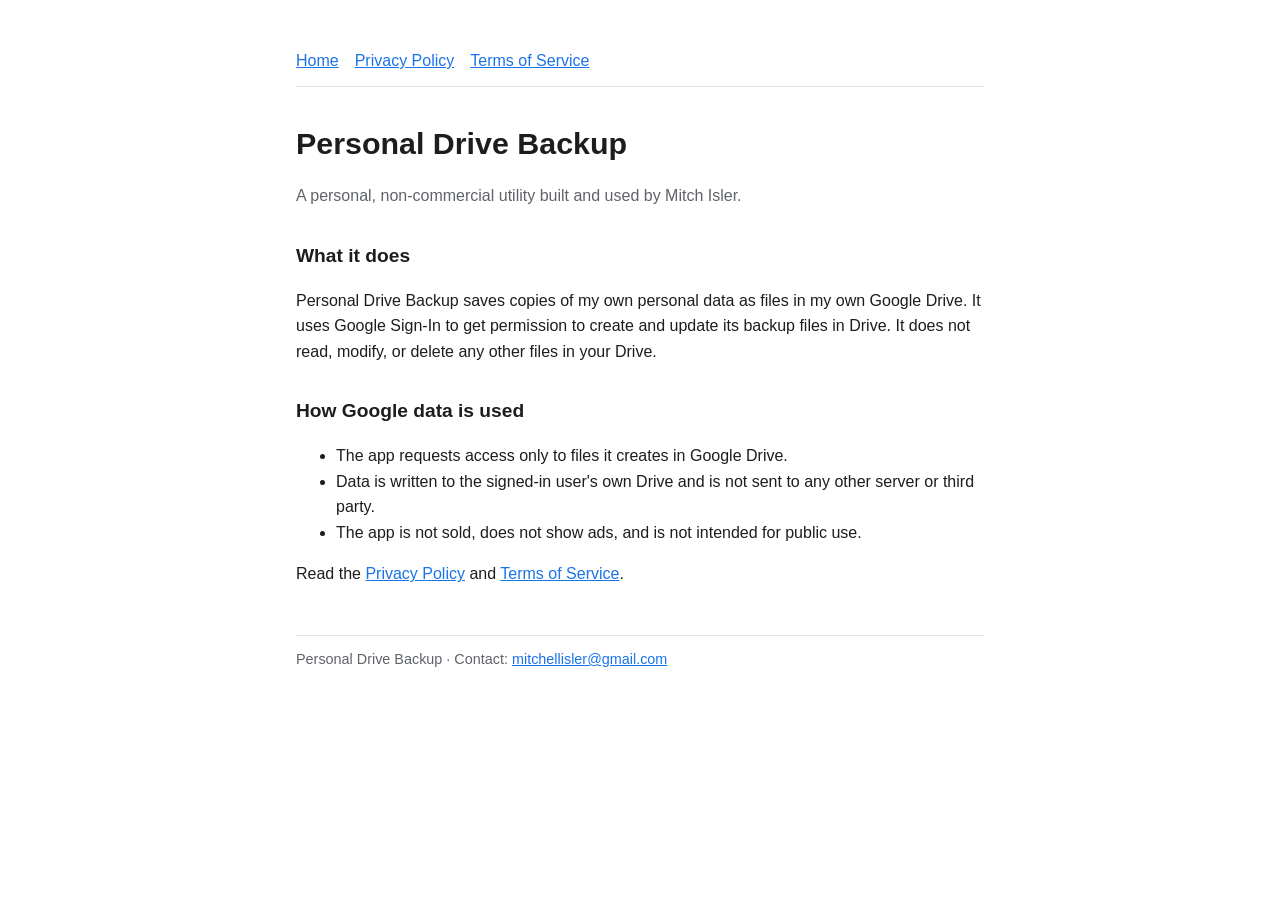
<file: index.html>
<!doctype html>
<html lang="en">
<head>
<meta charset="utf-8">
<meta name="viewport" content="width=device-width, initial-scale=1">
<title>Personal Drive Backup</title>
<link rel="stylesheet" href="/style.css">
</head>
<body>
<main>
<header><nav><a href="/">Home</a><a href="/privacy.html">Privacy Policy</a><a href="/terms.html">Terms of Service</a></nav></header>
<h1>Personal Drive Backup</h1>
<p class="muted">A personal, non-commercial utility built and used by Mitch Isler.</p>

<h2>What it does</h2>
<p>Personal Drive Backup saves copies of my own personal data as files in my own Google Drive. It uses Google Sign-In to get permission to create and update its backup files in Drive. It does not read, modify, or delete any other files in your Drive.</p>

<h2>How Google data is used</h2>
<ul>
<li>The app requests access only to files it creates in Google Drive.</li>
<li>Data is written to the signed-in user's own Drive and is not sent to any other server or third party.</li>
<li>The app is not sold, does not show ads, and is not intended for public use.</li>
</ul>

<p>Read the <a href="/privacy.html">Privacy Policy</a> and <a href="/terms.html">Terms of Service</a>.</p>
<footer>Personal Drive Backup &middot; Contact: <a href="mailto:mitchellisler@gmail.com">mitchellisler@gmail.com</a></footer>
</main>
</body>
</html>
</file>
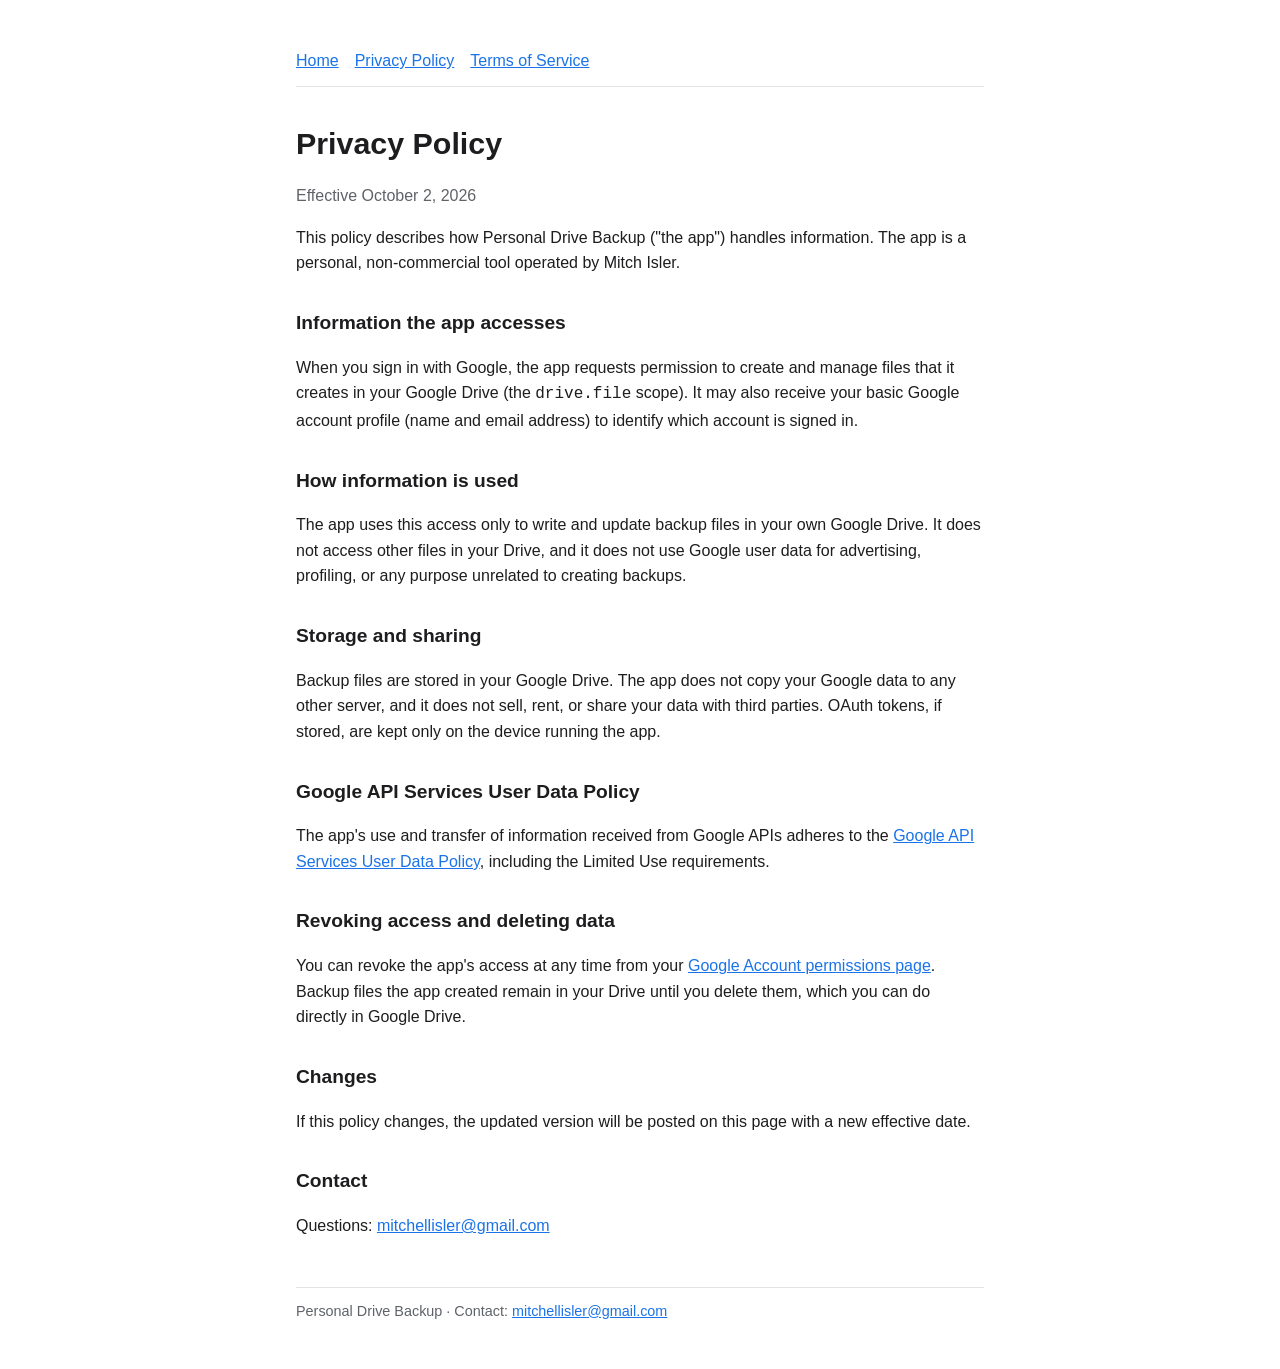
<file: privacy.html>
<!doctype html>
<html lang="en">
<head>
<meta charset="utf-8">
<meta name="viewport" content="width=device-width, initial-scale=1">
<title>Privacy Policy – Personal Drive Backup</title>
<link rel="stylesheet" href="/style.css">
</head>
<body>
<main>
<header><nav><a href="/">Home</a><a href="/privacy.html">Privacy Policy</a><a href="/terms.html">Terms of Service</a></nav></header>
<h1>Privacy Policy</h1>
<p class="muted">Effective October 2, 2026</p>

<p>This policy describes how Personal Drive Backup ("the app") handles information. The app is a personal, non-commercial tool operated by Mitch Isler.</p>

<h2>Information the app accesses</h2>
<p>When you sign in with Google, the app requests permission to create and manage files that it creates in your Google Drive (the <code>drive.file</code> scope). It may also receive your basic Google account profile (name and email address) to identify which account is signed in.</p>

<h2>How information is used</h2>
<p>The app uses this access only to write and update backup files in your own Google Drive. It does not access other files in your Drive, and it does not use Google user data for advertising, profiling, or any purpose unrelated to creating backups.</p>

<h2>Storage and sharing</h2>
<p>Backup files are stored in your Google Drive. The app does not copy your Google data to any other server, and it does not sell, rent, or share your data with third parties. OAuth tokens, if stored, are kept only on the device running the app.</p>

<h2>Google API Services User Data Policy</h2>
<p>The app's use and transfer of information received from Google APIs adheres to the <a href="https://developers.google.com/terms/api-services-user-data-policy">Google API Services User Data Policy</a>, including the Limited Use requirements.</p>

<h2>Revoking access and deleting data</h2>
<p>You can revoke the app's access at any time from your <a href="https://myaccount.google.com/permissions">Google Account permissions page</a>. Backup files the app created remain in your Drive until you delete them, which you can do directly in Google Drive.</p>

<h2>Changes</h2>
<p>If this policy changes, the updated version will be posted on this page with a new effective date.</p>

<h2>Contact</h2>
<p>Questions: <a href="mailto:mitchellisler@gmail.com">mitchellisler@gmail.com</a></p>
<footer>Personal Drive Backup &middot; Contact: <a href="mailto:mitchellisler@gmail.com">mitchellisler@gmail.com</a></footer>
</main>
</body>
</html>
</file>
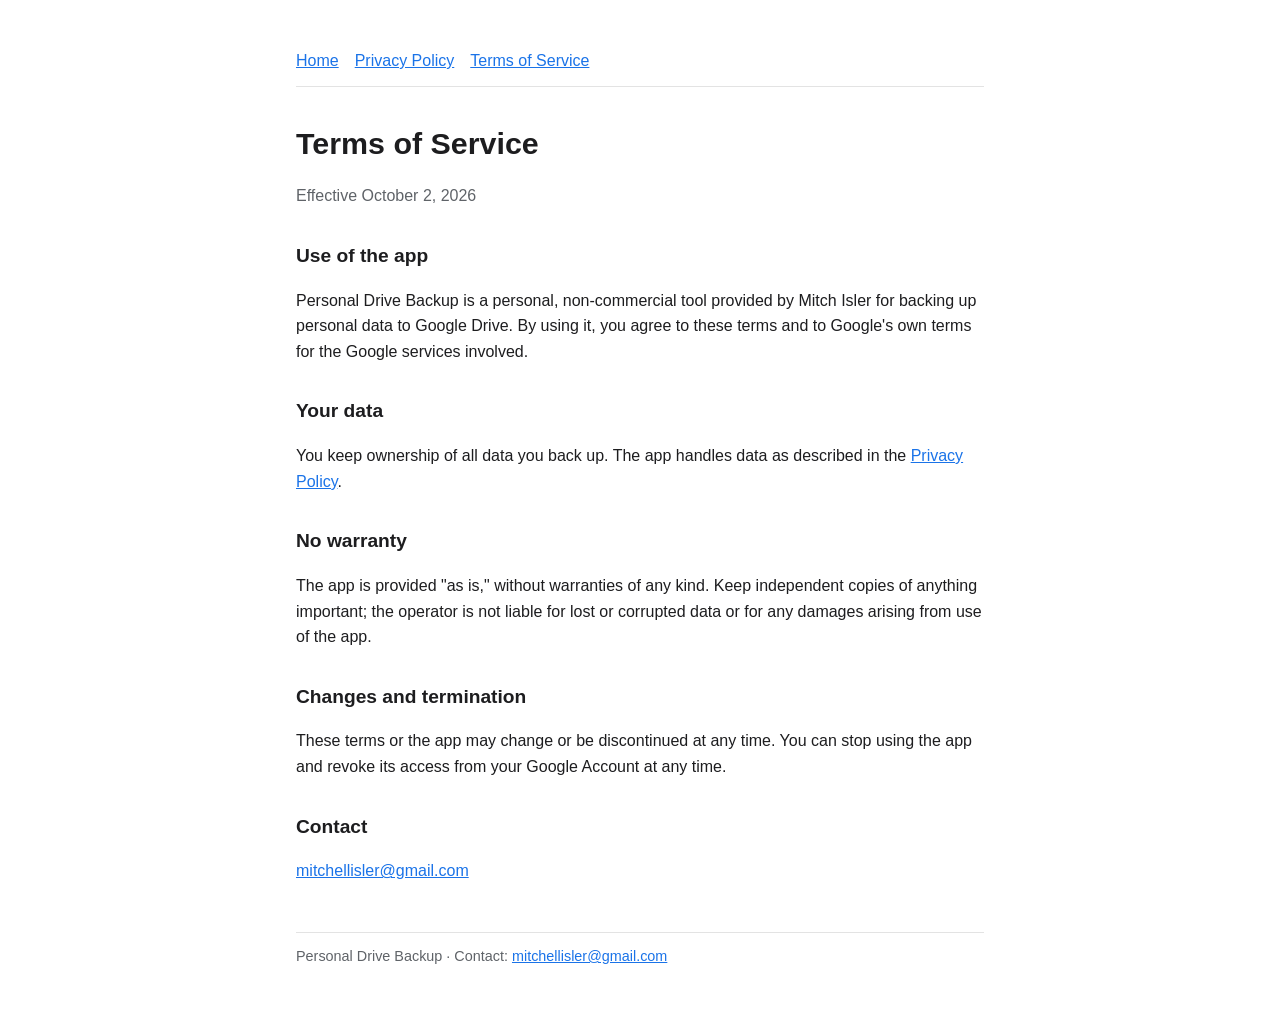
<file: terms.html>
<!doctype html>
<html lang="en">
<head>
<meta charset="utf-8">
<meta name="viewport" content="width=device-width, initial-scale=1">
<title>Terms of Service – Personal Drive Backup</title>
<link rel="stylesheet" href="/style.css">
</head>
<body>
<main>
<header><nav><a href="/">Home</a><a href="/privacy.html">Privacy Policy</a><a href="/terms.html">Terms of Service</a></nav></header>
<h1>Terms of Service</h1>
<p class="muted">Effective October 2, 2026</p>

<h2>Use of the app</h2>
<p>Personal Drive Backup is a personal, non-commercial tool provided by Mitch Isler for backing up personal data to Google Drive. By using it, you agree to these terms and to Google's own terms for the Google services involved.</p>

<h2>Your data</h2>
<p>You keep ownership of all data you back up. The app handles data as described in the <a href="/privacy.html">Privacy Policy</a>.</p>

<h2>No warranty</h2>
<p>The app is provided "as is," without warranties of any kind. Keep independent copies of anything important; the operator is not liable for lost or corrupted data or for any damages arising from use of the app.</p>

<h2>Changes and termination</h2>
<p>These terms or the app may change or be discontinued at any time. You can stop using the app and revoke its access from your Google Account at any time.</p>

<h2>Contact</h2>
<p><a href="mailto:mitchellisler@gmail.com">mitchellisler@gmail.com</a></p>
<footer>Personal Drive Backup &middot; Contact: <a href="mailto:mitchellisler@gmail.com">mitchellisler@gmail.com</a></footer>
</main>
</body>
</html>
</file>
<file: style.css>
:root{--bg:#fff;--fg:#1d1d1f;--muted:#5f6368;--accent:#1a73e8;--line:#e3e3e3}
@media (prefers-color-scheme:dark){:root{--bg:#121212;--fg:#ececec;--muted:#a0a0a0;--accent:#8ab4f8;--line:#2c2c2c}}
*{box-sizing:border-box}
body{margin:0;background:var(--bg);color:var(--fg);font:16px/1.6 -apple-system,BlinkMacSystemFont,"Segoe UI",Roboto,sans-serif}
main{max-width:720px;margin:0 auto;padding:48px 16px}
header nav{display:flex;gap:16px;flex-wrap:wrap;border-bottom:1px solid var(--line);padding-bottom:12px;margin-bottom:32px}
a{color:var(--accent)}
h1{font-size:1.9rem;margin:0 0 8px}
h2{font-size:1.2rem;margin-top:32px}
.muted{color:var(--muted)}
footer{margin-top:48px;border-top:1px solid var(--line);padding-top:12px;font-size:.9rem;color:var(--muted)}
</file>
